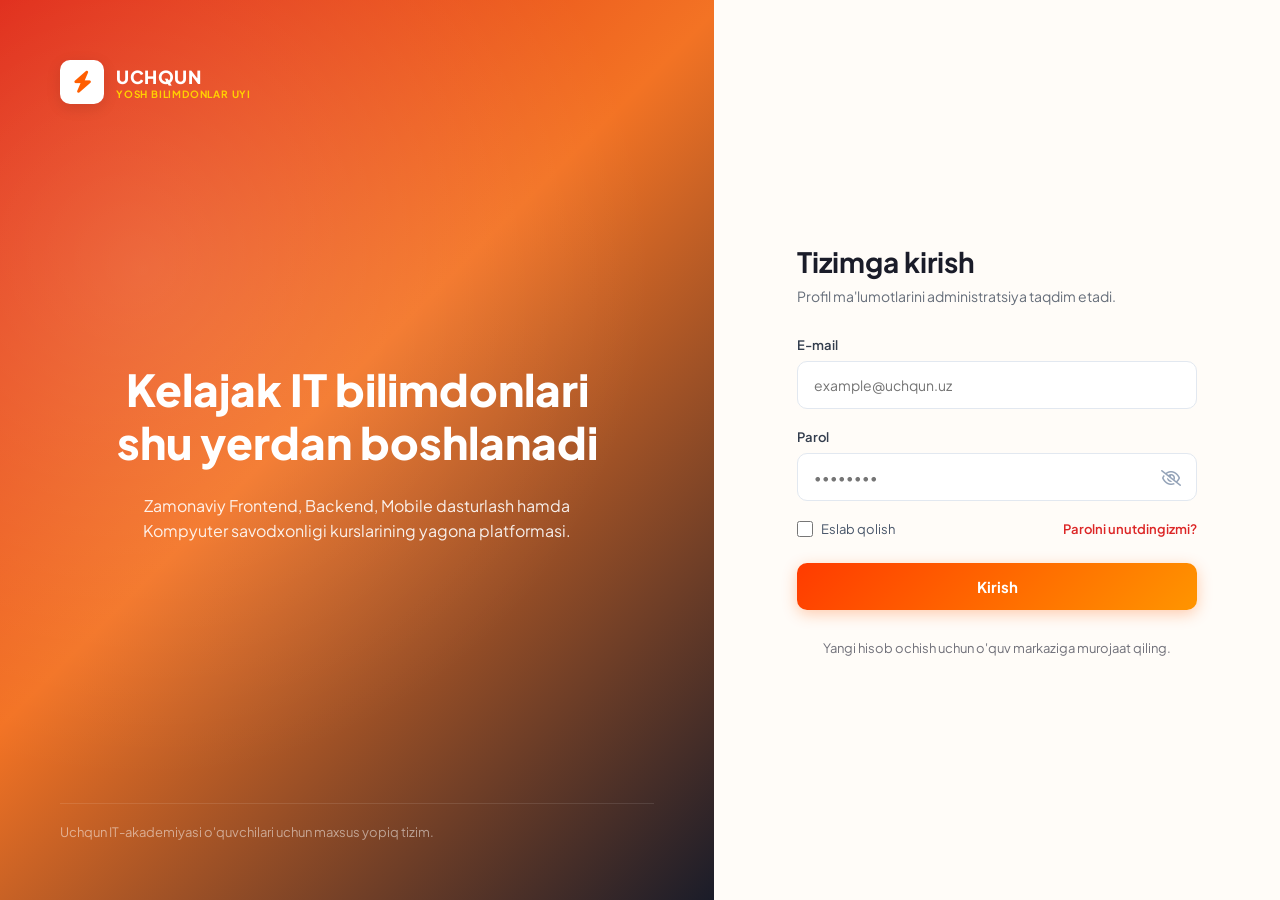
<file: index.html>
<!DOCTYPE html>
<html lang="uz">
<head>
  <meta charset="UTF-8">
  <meta http-equiv="refresh" content="0; url=login/index.html">
  <title>UCHQUN</title>
</head>
<body>
  <script>
    window.location.replace("login/index.html");
  </script>
</body>
</html>
</file>
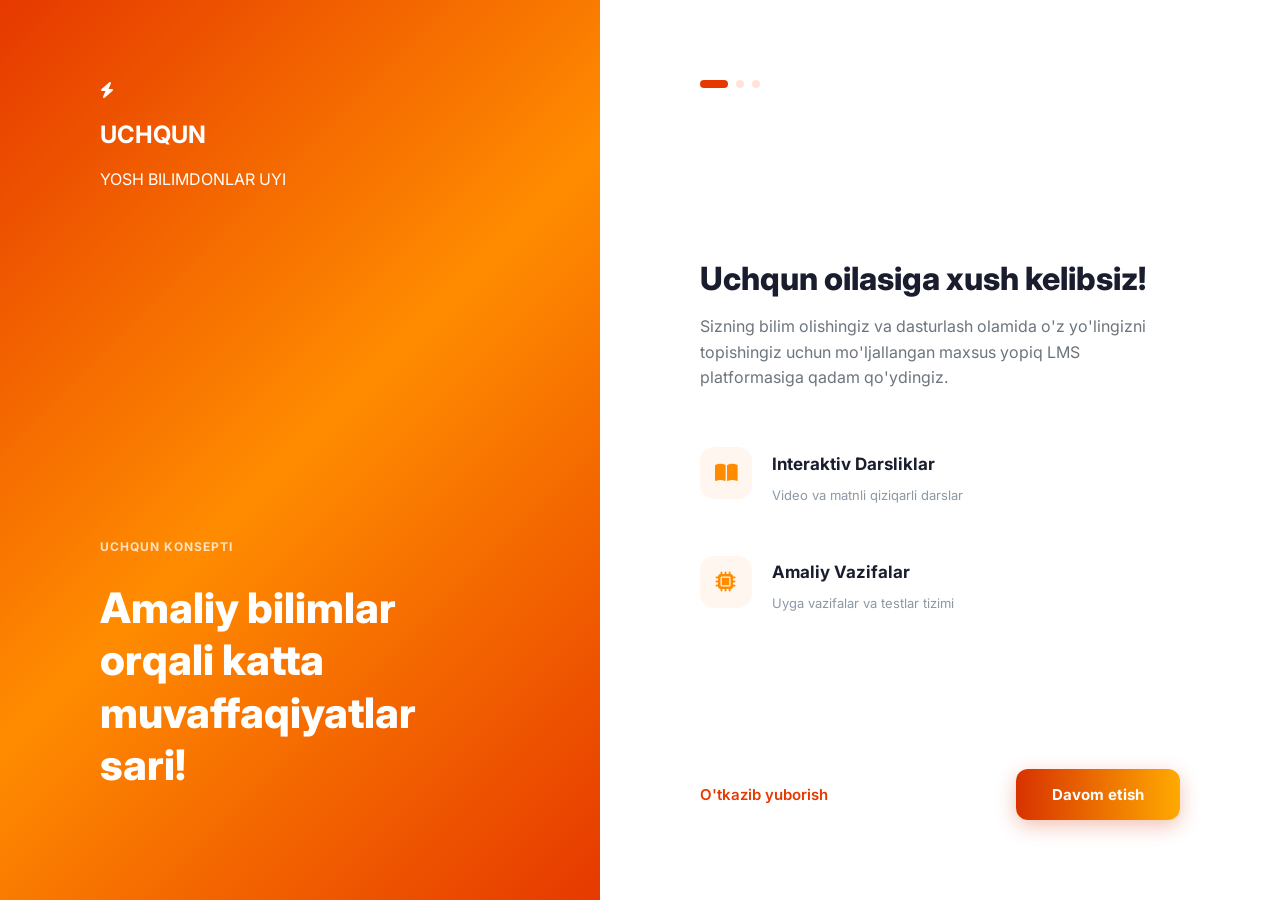
<file: intro/index.html>
<!DOCTYPE html>
<html lang="uz">
<head>
  <meta charset="UTF-8">
  <meta name="viewport" content="width=device-width, initial-scale=1.0">
  <title>Onboarding - Uchqun LMS</title>
  
  <!-- Shriftlar -->
  <link rel="preconnect" href="https://fonts.googleapis.com">
  <link rel="preconnect" href="https://fonts.gstatic.com" crossorigin>
  <link href="https://fonts.googleapis.com/css2?family=Inter:wght@400;500;600;700;800&display=swap" rel="stylesheet">
  
  <!-- Font Awesome -->
  <link rel="stylesheet" href="https://cdnjs.cloudflare.com/ajax/libs/font-awesome/6.4.0/css/all.min.css">
  
  <!-- CSS -->
  <link rel="stylesheet" href="style.css">
</head>
<body class="intro-body">

  <div class="intro-card">
    
    <!-- Chap tomon: Gradiyentli blok -->
    <div class="intro-left-side">
      <div class="brand-header">
        <div class="brand-logo">
          <i class="fa-solid fa-bolt"></i>
        </div>
        <div class="brand-text">
          <h2>UCHQUN</h2>
          <span>YOSH BILIMDONLAR UYI</span>
        </div>
      </div>

      <div class="intro-concept">
        <span class="concept-badge">UCHQUN KONSEPTI</span>
        <h1>Amaliy bilimlar orqali katta muvaffaqiyatlar sari!</h1>
      </div>
    </div>

    <!-- O'ng tomon: Ma'lumot va tugmalar -->
    <div class="intro-right-side">
      <!-- Slayder nuqtalari -->
      <div class="intro-dots">
        <span class="dot active"></span>
        <span class="dot"></span>
        <span class="dot"></span>
      </div>

      <div class="intro-main-content">
        <h2>Uchqun oilasiga xush kelibsiz!</h2>
        <p class="intro-description">
          Sizning bilim olishingiz va dasturlash olamida o'z yo'lingizni topishingiz uchun mo'ljallangan maxsus yopiq LMS platformasiga qadam qo'ydingiz.
        </p>

        <!-- Imkoniyatlar ro'yxati -->
        <div class="feature-list">
          <div class="feature-item">
            <div class="feature-icon">
              <i class="fa-solid fa-book-open"></i>
            </div>
            <div class="feature-text">
              <h4>Interaktiv Darsliklar</h4>
              <p>Video va matnli qiziqarli darslar</p>
            </div>
          </div>

          <div class="feature-item">
            <div class="feature-icon">
              <i class="fa-solid fa-microchip"></i>
            </div>
            <div class="feature-text">
              <h4>Amaliy Vazifalar</h4>
              <p>Uyga vazifalar va testlar tizimi</p>
            </div>
          </div>
        </div>
      </div>

      <!-- Pastki tugmalar -->
      <div class="intro-actions">
        <a href="../courses/courses.html" class="skip-link">O'tkazib yuborish</a>
        <a href="../courses/courses.html" class="btn-primary-gradient">Davom etish</a>
      </div>
    </div>

  </div>

</body>
</html>
</file>
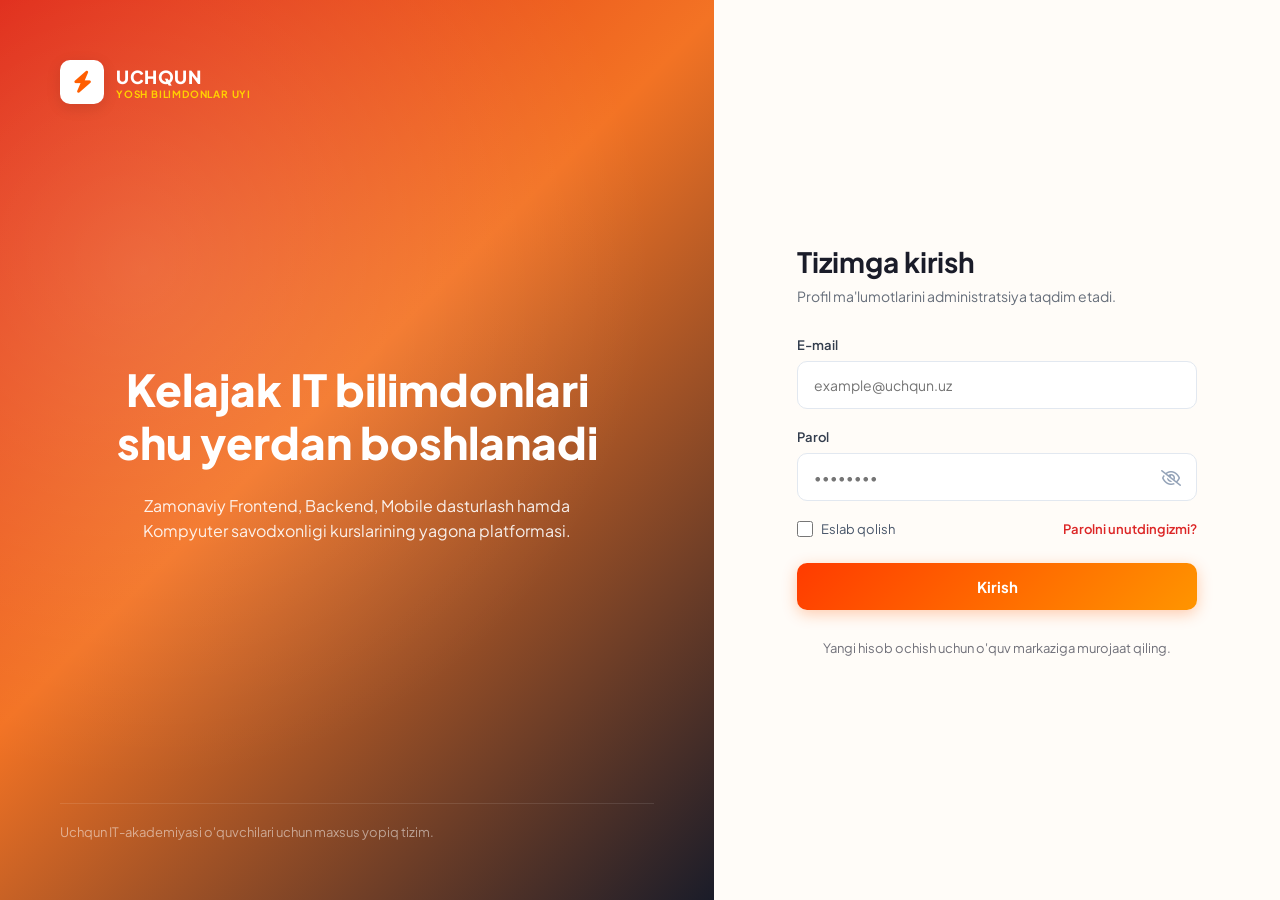
<file: login/index.html>
<!doctype html>
<html lang="uz">
  <head>
    <meta charset="UTF-8" />
    <meta name="viewport" content="width=device-width, initial-scale=1.0" />
    <title>Tizimga kirish - UCHQUN</title>
    <!-- Google Fonts -->
    <link
      href="https://fonts.googleapis.com/css2?family=Plus+Jakarta+Sans:wght@400;500;600;700;800&display=swap"
      rel="stylesheet"
    />
    <!-- FontAwesome icons -->
    <link
      rel="stylesheet"
      href="https://cdnjs.cloudflare.com/ajax/libs/font-awesome/6.4.0/css/all.min.css"
    />
    <link rel="stylesheet" href="style.css" />
  </head>
  <body>
    <div class="login-container">
      <!-- Chap tomon (Gradient fon va markazlashgan matnlar) -->
      <div class="login-banner">
        <div class="banner-content-top">
          <div class="logo-box">
            <div class="logo-icon">
              <i class="fa-solid fa-bolt"></i>
            </div>
            <div class="logo-text">
              <span class="brand-name">UCHQUN</span>
              <span class="brand-sub">YOSH BILIMDONLAR UYI</span>
            </div>
          </div>
        </div>

        <div class="banner-text-centered">
          <h1>Kelajak IT bilimdonlari shu yerdan boshlanadi</h1>
          <p>
            Zamonaviy Frontend, Backend, Mobile dasturlash hamda Kompyuter
            savodxonligi kurslarining yagona platformasi.
          </p>
        </div>

        <div class="banner-footer">
          <p>Uchqun IT-akademiyasi o'quvchilari uchun maxsus yopiq tizim.</p>
        </div>
      </div>

      <!-- O'ng tomon (Kirish formasi) -->
      <div class="login-form-section">
        <div class="form-wrapper">
          <div class="form-header">
            <h2>Tizimga kirish</h2>
            <p>Profil ma'lumotlarini administratsiya taqdim etadi.</p>
          </div>

          <form class="auth-form" onsubmit="event.preventDefault()">
            <div class="input-group">
              <label for="email">E-mail</label>
              <input
                type="email"
                id="email"
                placeholder="example@uchqun.uz"
                required
              />
            </div>

            <div class="input-group">
              <label for="password">Parol</label>
              <div class="password-wrapper">
                <input
                  type="password"
                  id="password"
                  placeholder="••••••••"
                  required
                />
                <button
                  type="button"
                  class="toggle-password"
                  id="togglePassword"
                >
                  <i class="fa-regular fa-eye-slash"></i>
                </button>
              </div>
            </div>

            <div class="form-actions">
              <label class="remember-me">
                <input type="checkbox" />
                <span>Eslab qolish</span>
              </label>
              <a href="#" class="forgot-password">Parolni unutdingizmi?</a>
            </div>

            <button type="submit" class="submit-btn" id="btn">Kirish</button>

            <div class="form-footer-text">
              <p>Yangi hisob ochish uchun o'quv markaziga murojaat qiling.</p>
            </div>
          </form>
        </div>
      </div>
    </div>

    <script src="library.js"></script>
    <script src="app.js"></script>
  </body>
</html>
</file>
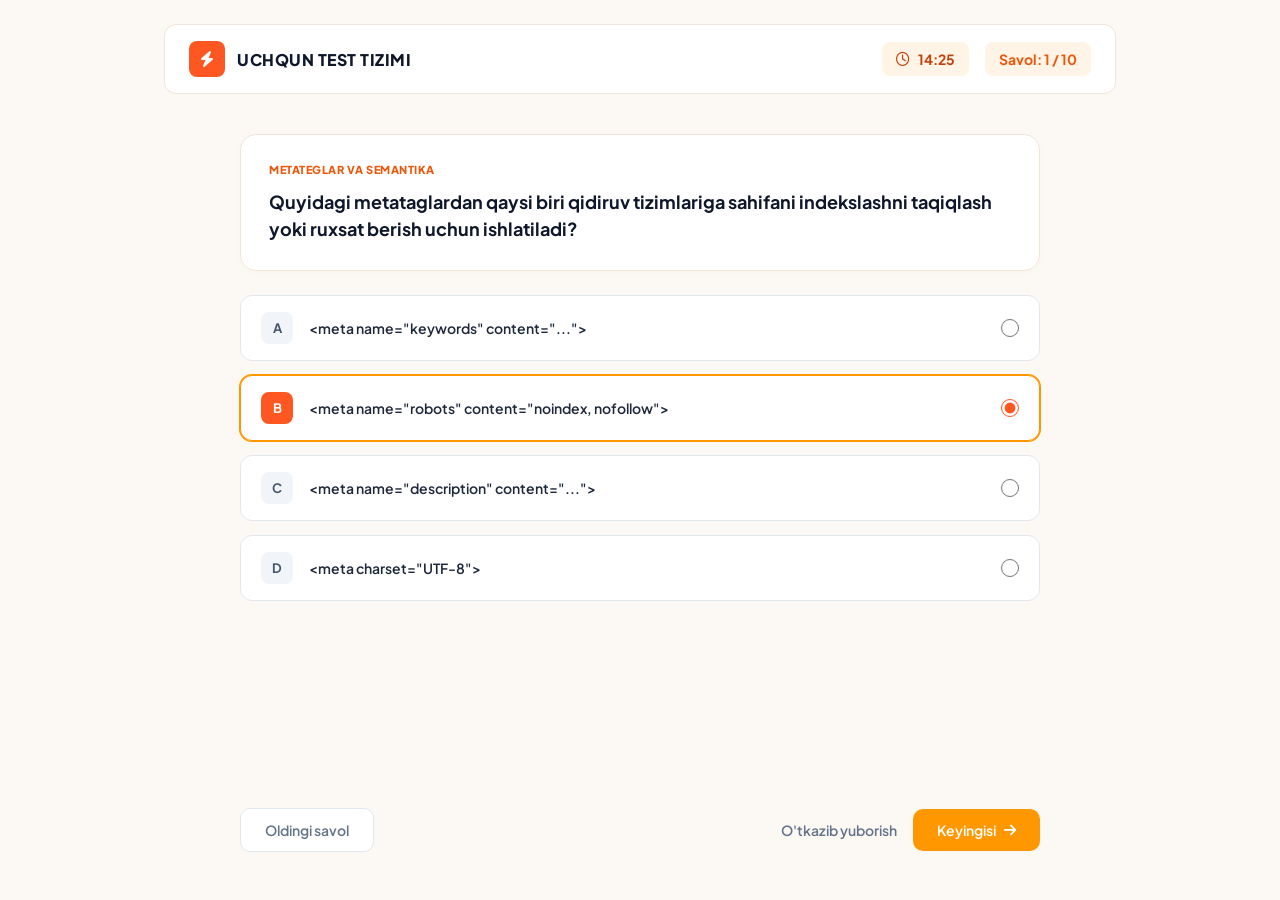
<file: test/index.html>
<!doctype html>
<html lang="uz">
  <head>
    <meta charset="UTF-8" />
    <meta name="viewport" content="width=device-width, initial-scale=1.0" />
    <title>Uchqun Test Tizimi</title>
    <!-- Google Fonts -->
    <link
      href="https://fonts.googleapis.com/css2?family=Plus+Jakarta+Sans:wght@400;500;600;700;800&display=swap"
      rel="stylesheet"
    />
    <!-- FontAwesome icons -->
    <link
      rel="stylesheet"
      href="https://cdnjs.cloudflare.com/ajax/libs/font-awesome/6.4.0/css/all.min.css"
    />
    <link rel="stylesheet" href="style.css" />
  </head>
  <body>
    <div class="test-container">
      <!-- Верхняя шапка -->
      <header class="test-header">
        <div class="logo-box">
          <div class="logo-icon">
            <i class="fa-solid fa-bolt"></i>
          </div>
          <span class="brand-name">UCHQUN TEST TIZIMI</span>
        </div>

        <div class="test-header-right">
          <div class="timer-box">
            <i class="fa-regular fa-clock"></i>
            <span id="timer">14:25</span>
          </div>
          <div class="question-counter">
            Savol: 3 / 10
          </div>
        </div>
      </header>

      <!-- Основная область теста -->
      <main class="test-main">
        <div class="question-card">
          <span class="category-title">METATEGLAR VA SEMANTIKA</span>
          <h2>Quyidagi metataglardan qaysi biri qidiruv tizimlariga sahifani indekslashni taqiqlash yoki ruxsat berish uchun ishlatiladi?</h2>
        </div>

        <!-- Варианты ответов -->
        <div class="options-list">
          <label class="option-item">
            <div class="option-left">
              <span class="option-letter">A</span>
              <span class="option-text">&lt;meta name="keywords" content="..."&gt;</span>
            </div>
            <input type="radio" name="answer" />
          </label>

          <label class="option-item selected">
            <div class="option-left">
              <span class="option-letter orange">B</span>
              <span class="option-text">&lt;meta name="robots" content="noindex, nofollow"&gt;</span>
            </div>
            <input type="radio" name="answer" checked />
          </label>

          <label class="option-item">
            <div class="option-left">
              <span class="option-letter">C</span>
              <span class="option-text">&lt;meta name="description" content="..."&gt;</span>
            </div>
            <input type="radio" name="answer" />
          </label>

          <label class="option-item">
            <div class="option-left">
              <span class="option-letter">D</span>
              <span class="option-text">&lt;meta charset="UTF-8"&gt;</span>
            </div>
            <input type="radio" name="answer" />
          </label>
        </div>

        <!-- Нижняя навигация -->
        <div class="test-footer">
          <button class="nav-btn prev" id="prevBtn">Oldingi savol</button>
          <div class="footer-right">
            <button class="skip-btn" id="skipBtn">O'tkazib yuborish</button>
            <button class="nav-btn next" id="nextBtn">Keyingisi <i class="fa-solid fa-arrow-right"></i></button>
          </div>
        </div>
      </main>
    </div>

    <script src="app.js"></script>
  </body>
</html>
</file>
<file: intro/style.css>
/* Onboarding (Intro) sahifasi to'liq ekran stillari */
body.intro-body {
  margin: 0;
  padding: 0;
  width: 100vw;
  height: 100vh;
  overflow: hidden;
  background-color: #faf9f8;
  display: flex;
  font-family: 'Inter', sans-serif;
}

.intro-card {
  width: 100vw;
  height: 100vh;
  border-radius: 0; /* Butun ekranni qoplashi uchun burchaklar to'g'rilandi */
  display: flex;
  overflow: hidden;
  box-shadow: none;
}

.intro-left-side {
  flex: 1;
  background: linear-gradient(135deg, #e63900 0%, #ff8c00 50%, #e63900 100%);
  padding: 80px 100px;
  display: flex;
  flex-direction: column;
  justify-content: space-between;
  color: #ffffff;
}

.intro-concept .concept-badge {
  font-size: 12px;
  font-weight: 700;
  letter-spacing: 1px;
  color: rgba(255, 255, 255, 0.75);
  display: block;
  margin-bottom: 16px;
}

.intro-concept h1 {
  font-size: 42px;
  font-weight: 800;
  line-height: 1.25;
}

.intro-right-side {
  flex: 1.2;
  padding: 80px 100px;
  display: flex;
  flex-direction: column;
  justify-content: space-between;
  background-color: #ffffff;
}

.intro-dots {
  display: flex;
  gap: 8px;
}

.dot {
  width: 8px;
  height: 8px;
  border-radius: 4px;
  background-color: #ffe3d8;
}

.dot.active {
  width: 28px;
  background-color: #e63900;
}

.intro-main-content h2 {
  font-size: 32px;
  font-weight: 800;
  color: #1a1d2e;
  margin-bottom: 16px;
}

.intro-description {
  font-size: 16px;
  color: #6c757d;
  line-height: 1.6;
  margin-bottom: 40px;
}

.feature-list {
  display: flex;
  flex-direction: column;
  gap: 24px;
}

.feature-item {
  display: flex;
  align-items: center;
  gap: 20px;
}

.feature-icon {
  width: 52px;
  height: 52px;
  background-color: #fff6f0;
  color: #ff8c00;
  border-radius: 14px;
  display: flex;
  align-items: center;
  justify-content: center;
  font-size: 20px;
}

.feature-text h4 {
  font-size: 17px;
  font-weight: 700;
  color: #1a1d2e;
  margin-bottom: 4px;
}

.feature-text p {
  font-size: 13px;
  color: #8c98a4;
}

.intro-actions {
  display: flex;
  align-items: center;
  justify-content: space-between;
}

.skip-link {
  color: #e63900;
  font-size: 15px;
  font-weight: 600;
  text-decoration: none;
}

.skip-link:hover {
  text-decoration: underline;
}

.intro-actions .btn-primary-gradient {
  padding: 16px 36px;
  border-radius: 12px;
  background: linear-gradient(90deg, #d83200 0%, #ffaa00 100%);
  color: #ffffff;
  font-size: 15px;
  font-weight: 700;
  text-decoration: none;
  box-shadow: 0 6px 20px rgba(216, 50, 0, 0.3);
}
</file>
<file: login/style.css>
* {
  margin: 0;
  padding: 0;
  box-sizing: border-box;
  font-family: "Plus Jakarta Sans", sans-serif;
}

body {
  background-color: #0f1117;
  min-height: 100vh;
  display: flex;
  justify-content: center;
  align-items: center;
}

.login-container {
  width: 100%;
  min-height: 100vh;
  display: flex;
  background-color: #ffffff;
}

/* Chap banner qismi */
.login-banner {
  flex: 1.1;
  background: linear-gradient(135deg, #df2411 0%, #f37324 45%, #1a1c29 100%);
  padding: 60px;
  display: flex;
  flex-direction: column;
  justify-content: space-between; /* Elementlarni tepa va pastga ajratadi */
  position: relative;
  overflow: hidden;
}

.login-banner::before {
  content: "";
  position: absolute;
  width: 100%;
  height: 100%;
  top: 0;
  left: 0;
  background: radial-gradient(
    circle at 20% 30%,
    rgba(255, 255, 255, 0.15) 0%,
    transparent 60%
  );
  pointer-events: none;
}

/* Logotipni tepada ushlab turish uchun konteyner */
.banner-content-top {
  position: relative;
  z-index: 2;
}

.logo-box {
  display: flex;
  align-items: center;
  gap: 12px;
}

.logo-icon {
  width: 44px;
  height: 44px;
  background: #ffffff;
  border-radius: 10px;
  display: flex;
  align-items: center;
  justify-content: center;
  color: #ff5e00;
  font-size: 22px;
  box-shadow: 0 4px 15px rgba(0, 0, 0, 0.1);
}

.logo-text {
  display: flex;
  flex-direction: column;
}

.brand-name {
  color: #ffffff;
  font-weight: 800;
  font-size: 18px;
  letter-spacing: 0.5px;
}

.brand-sub {
  color: #ffd000;
  font-size: 10px;
  font-weight: 700;
  letter-spacing: 0.8px;
}

/* ASOSIY O'ZGARISH: Matnni markazga keltirish */
.banner-text-centered {
  max-width: 580px;
  margin: 0 auto; /* Gorizontal markazga olish */
  text-align: center; /* Ichidagi matnlarni markazga tekislash */
  position: relative;
  z-index: 2;
  /* Banner balandligi bo'yicha o'rtaroqqa joylashtirish uchun qo'shimcha padding */
  padding: 0 20px;
}

.banner-text-centered h1 {
  color: #ffffff;
  font-size: 44px; /* Rasmga mos kattalik */
  font-weight: 800;
  line-height: 1.2;
  margin-bottom: 24px;
}

.banner-text-centered p {
  color: rgba(255, 255, 255, 0.9);
  font-size: 16px;
  line-height: 1.6;
  max-width: 500px; /* Matn uzunligini nazorat qilish */
  margin: 0 auto;
}

/* Pastki yozuv */
.banner-footer {
  position: relative;
  z-index: 2;
}

.banner-footer p {
  color: rgba(255, 255, 255, 0.5);
  font-size: 13px;
  border-top: 1px solid rgba(255, 255, 255, 0.1);
  padding-top: 20px;
}

/* O'ng tomon (Forma qismi - o'zgarishsiz) */
.login-form-section {
  flex: 0.9;
  background-color: #fffcf8;
  display: flex;
  align-items: center;
  justify-content: center;
  padding: 40px;
}

.form-wrapper {
  width: 100%;
  max-width: 400px;
}

.form-header {
  margin-bottom: 32px;
}

.form-header h2 {
  color: #1a1c29;
  font-size: 28px;
  font-weight: 700;
  margin-bottom: 8px;
}

.form-header p {
  color: #666e7a;
  font-size: 14px;
}

.auth-form {
  display: flex;
  flex-direction: column;
  gap: 20px;
}

.input-group {
  display: flex;
  flex-direction: column;
  gap: 8px;
}

.input-group label {
  color: #333d4d;
  font-size: 13px;
  font-weight: 600;
}

.input-group input {
  width: 100%;
  padding: 14px 16px;
  border: 1px solid #e2e8f0;
  border-radius: 10px;
  font-size: 14px;
  background-color: #ffffff;
  transition: all 0.3s ease;
  outline: none;
  color: #1a1c29;
}

.input-group input:focus {
  border-color: #ff5e00;
  box-shadow: 0 0 0 3px rgba(255, 94, 0, 0.12);
}

.password-wrapper {
  position: relative;
}

.toggle-password {
  position: absolute;
  right: 16px;
  top: 50%;
  transform: translateY(-50%);
  background: none;
  border: none;
  color: #94a3b8;
  cursor: pointer;
  font-size: 16px;
}

.form-actions {
  display: flex;
  justify-content: space-between;
  align-items: center;
  font-size: 13px;
}

.remember-me {
  display: flex;
  align-items: center;
  gap: 8px;
  color: #475569;
  cursor: pointer;
}

.remember-me input {
  accent-color: #ff5e00;
  width: 16px;
  height: 16px;
  cursor: pointer;
}

.forgot-password {
  color: #dc2626;
  text-decoration: none;
  font-weight: 600;
  transition: opacity 0.2s;
}

.forgot-password:hover {
  opacity: 0.8;
}

.submit-btn {
  width: 100%;
  padding: 14px;
  background: linear-gradient(135deg, #ff3b00 0%, #ff9500 100%);
  color: #ffffff;
  border: none;
  border-radius: 10px;
  font-size: 15px;
  font-weight: 700;
  cursor: pointer;
  box-shadow: 0 4px 15px rgba(255, 94, 0, 0.3);
  transition:
    transform 0.2s,
    box-shadow 0.2s;
  margin-top: 6px;
}

.submit-btn:hover {
  transform: translateY(-1px);
  box-shadow: 0 6px 20px rgba(255, 94, 0, 0.4);
}

.submit-btn:active {
  transform: translateY(1px);
}

.form-footer-text {
  text-align: center;
  margin-top: 10px;
}

.form-footer-text p {
  color: #71717a;
  font-size: 13px;
}

/* Mobil qurilmalar uchun moslashuvchanlik (Responsive) */
@media (max-width: 1000px) {
  .login-container {
    flex-direction: column;
  }
  .login-banner {
    padding: 40px 20px;
    min-height: 400px;
  }
  .banner-text-centered h1 {
    font-size: 32px;
  }
  .banner-text-centered p {
    font-size: 14px;
  }
  .login-form-section {
    padding: 40px 20px;
  }
  .banner-content-top {
    margin-bottom: 30px;
  }
}

.loading-overlay {
  position: fixed;
  top: 0;
  left: 0;
  width: 100%;
  height: 100%;
  background-color: rgba(0, 0, 0, 0.5);
  display: flex;
  justify-content: center;
  align-items: center;
  z-index: 9999;
}

.loading-spinner {
  width: 50px;
  height: 50px;
  border: 5px solid #f3f3f3;
  border-top: 5px solid #4f46e5; /* Brend rangingizga moslab o'zgartirishingiz mumkin */
  border-radius: 50%;
  animation: spin 1s linear infinite;
}

@keyframes spin {
  0% {
    transform: rotate(0deg);
  }
  100% {
    transform: rotate(360deg);
  }
}

/* Yшиrilgan holat uchun */
.hidden {
  display: none !important;
}
</file>
<file: test/style.css>
* {
  margin: 0;
  padding: 0;
  box-sizing: border-box;
  font-family: 'Plus Jakarta Sans', sans-serif;
}

body {
  background-color: #fcf9f4;
  color: #1e293b;
}

.test-container {
  max-width: 1000px;
  margin: 0 auto;
  min-height: 100vh;
  display: flex;
  flex-direction: column;
  padding: 24px;
}

/* Шапка */
.test-header {
  background: #ffffff;
  padding: 16px 24px;
  border-radius: 12px;
  border: 1px solid #f1e6da;
  display: flex;
  align-items: center;
  justify-content: space-between;
  margin-bottom: 40px;
}

.logo-box {
  display: flex;
  align-items: center;
  gap: 12px;
}

.logo-icon {
  width: 36px;
  height: 36px;
  background: #ff5722;
  border-radius: 8px;
  display: flex;
  align-items: center;
  justify-content: center;
  color: #fff;
  font-size: 16px;
}

.brand-name {
  font-weight: 800;
  font-size: 16px;
  color: #0f172a;
  letter-spacing: 0.5px;
}

.test-header-right {
  display: flex;
  align-items: center;
  gap: 16px;
}

.timer-box {
  background: #fff4e5;
  color: #c2410c;
  padding: 8px 14px;
  border-radius: 8px;
  font-weight: 700;
  font-size: 14px;
  display: flex;
  align-items: center;
  gap: 8px;
}

.question-counter {
  background: #fff4e5;
  color: #ea580c;
  padding: 8px 14px;
  border-radius: 8px;
  font-weight: 700;
  font-size: 14px;
}

/* Основная часть */
.test-main {
  flex: 1;
  display: flex;
  flex-direction: column;
  max-width: 800px;
  margin: 0 auto;
  width: 100%;
}

.question-card {
  background: #ffffff;
  border: 1px solid #f1e6da;
  border-radius: 16px;
  padding: 28px;
  margin-bottom: 24px;
  box-shadow: 0 2px 8px rgba(0,0,0,0.02);
}

.category-title {
  font-size: 11px;
  font-weight: 800;
  color: #ea580c;
  letter-spacing: 0.5px;
  margin-bottom: 12px;
  display: block;
}

.question-card h2 {
  font-size: 18px;
  font-weight: 700;
  color: #0f172a;
  line-height: 1.5;
}

/* Варианты ответов */
.options-list {
  display: flex;
  flex-direction: column;
  gap: 14px;
  margin-bottom: 32px;
}

.option-item {
  background: #ffffff;
  border: 1.5px solid #e2e8f0;
  border-radius: 12px;
  padding: 16px 20px;
  display: flex;
  align-items: center;
  justify-content: space-between;
  cursor: pointer;
  transition: all 0.2s ease;
}

.option-item:hover {
  border-color: #cbd5e1;
}

.option-item.selected {
  background: #ffffff;
  border-color: #ff9800;
  box-shadow: 0 0 0 1px #ff9800;
}

.option-left {
  display: flex;
  align-items: center;
  gap: 16px;
}

.option-letter {
  width: 32px;
  height: 32px;
  background: #f1f5f9;
  color: #475569;
  border-radius: 8px;
  display: flex;
  align-items: center;
  justify-content: center;
  font-weight: 700;
  font-size: 13px;
}

.option-letter.orange {
  background: #ff5722;
  color: #ffffff;
}

.option-text {
  font-size: 14px;
  font-weight: 600;
  color: #1e293b;
}

.option-item input[type="radio"] {
  accent-color: #ff5722;
  width: 18px;
  height: 18px;
  cursor: pointer;
}

/* Футер / Кнопки */
.test-footer {
  display: flex;
  align-items: center;
  justify-content: space-between;
  margin-top: auto;
  padding-bottom: 24px;
}

.nav-btn {
  padding: 12px 24px;
  border-radius: 10px;
  font-weight: 600;
  font-size: 14px;
  cursor: pointer;
  transition: 0.2s;
}

.nav-btn.prev {
  background: #ffffff;
  border: 1.5px solid #e2e8f0;
  color: #64748b;
}

.nav-btn.prev:hover {
  background: #f8fafc;
}

.footer-right {
  display: flex;
  align-items: center;
  gap: 16px;
}

.skip-btn {
  background: transparent;
  border: none;
  color: #64748b;
  font-weight: 600;
  font-size: 14px;
  cursor: pointer;
}

.skip-btn:hover {
  color: #1e293b;
}

.nav-btn.next {
  background: #ff9800;
  border: none;
  color: #ffffff;
  display: flex;
  align-items: center;
  gap: 8px;
}

.nav-btn.next:hover {
  background: #f57c00;
}
</file>
